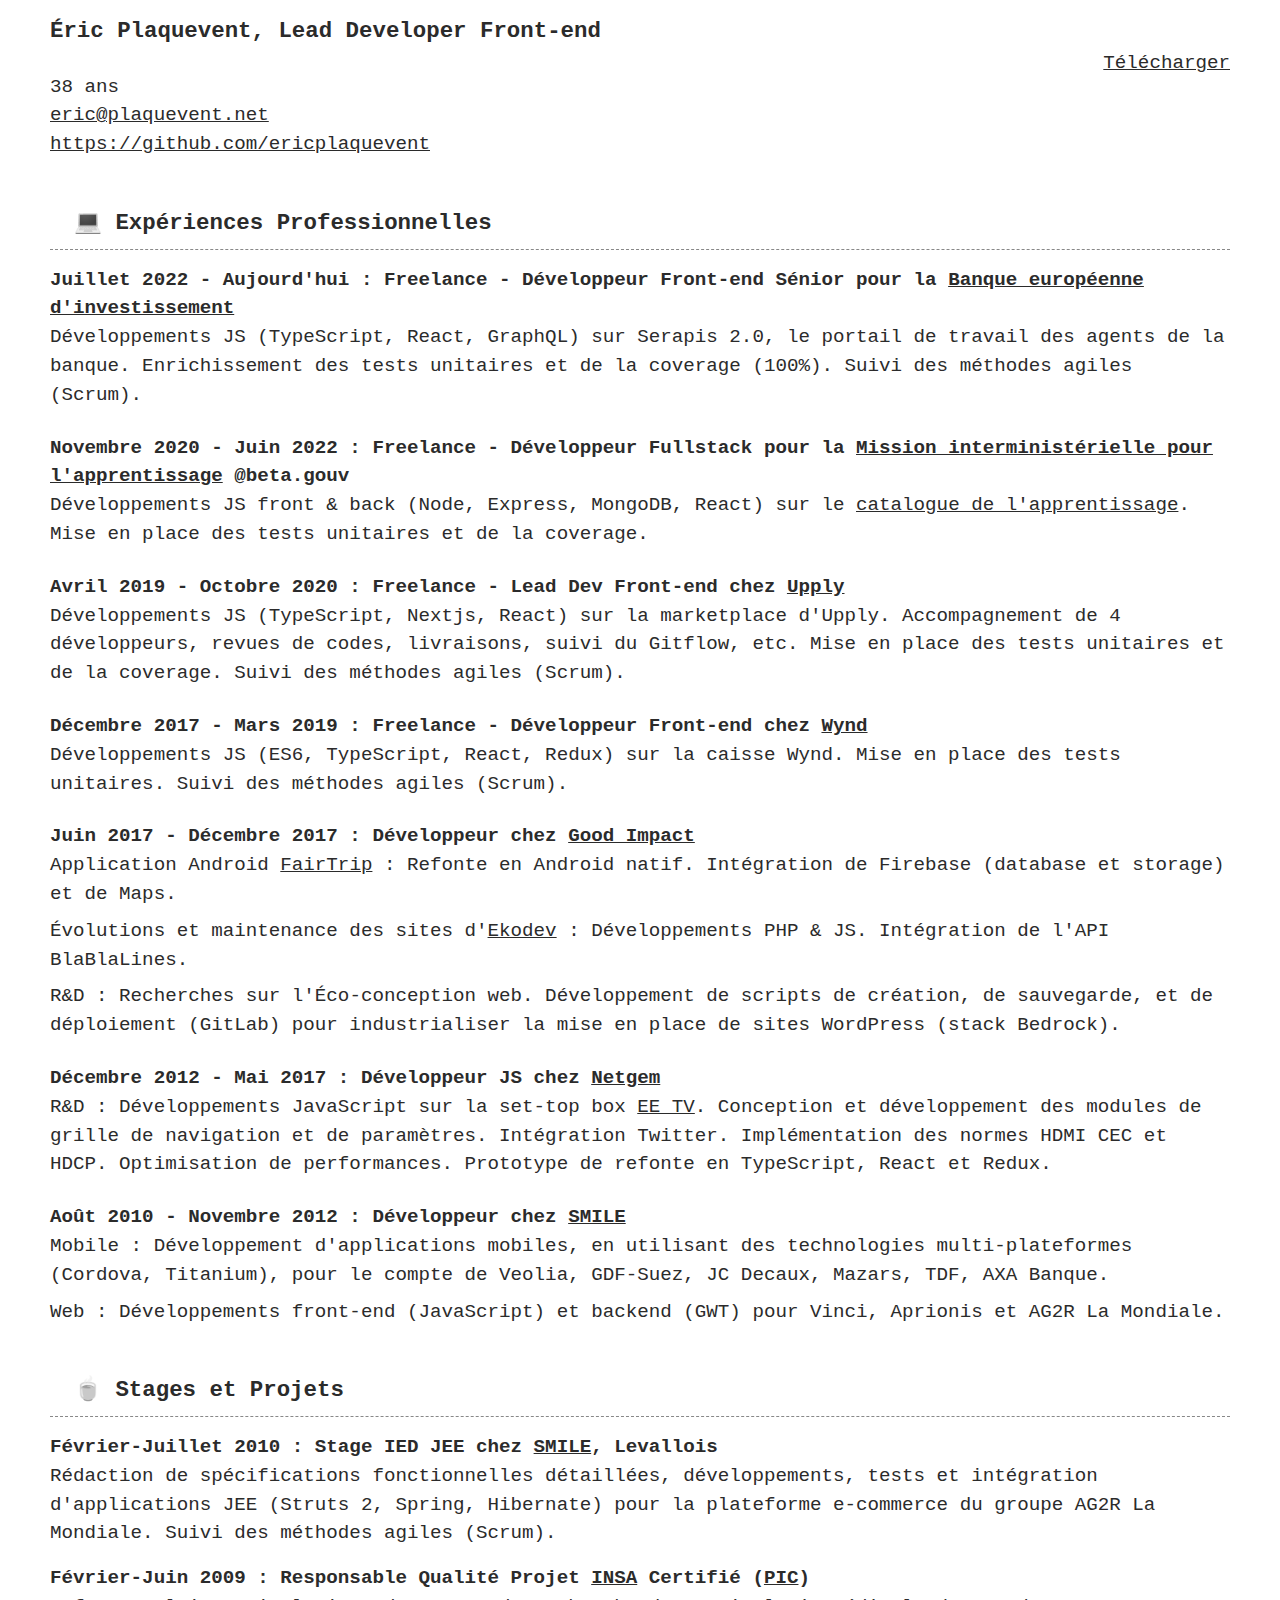
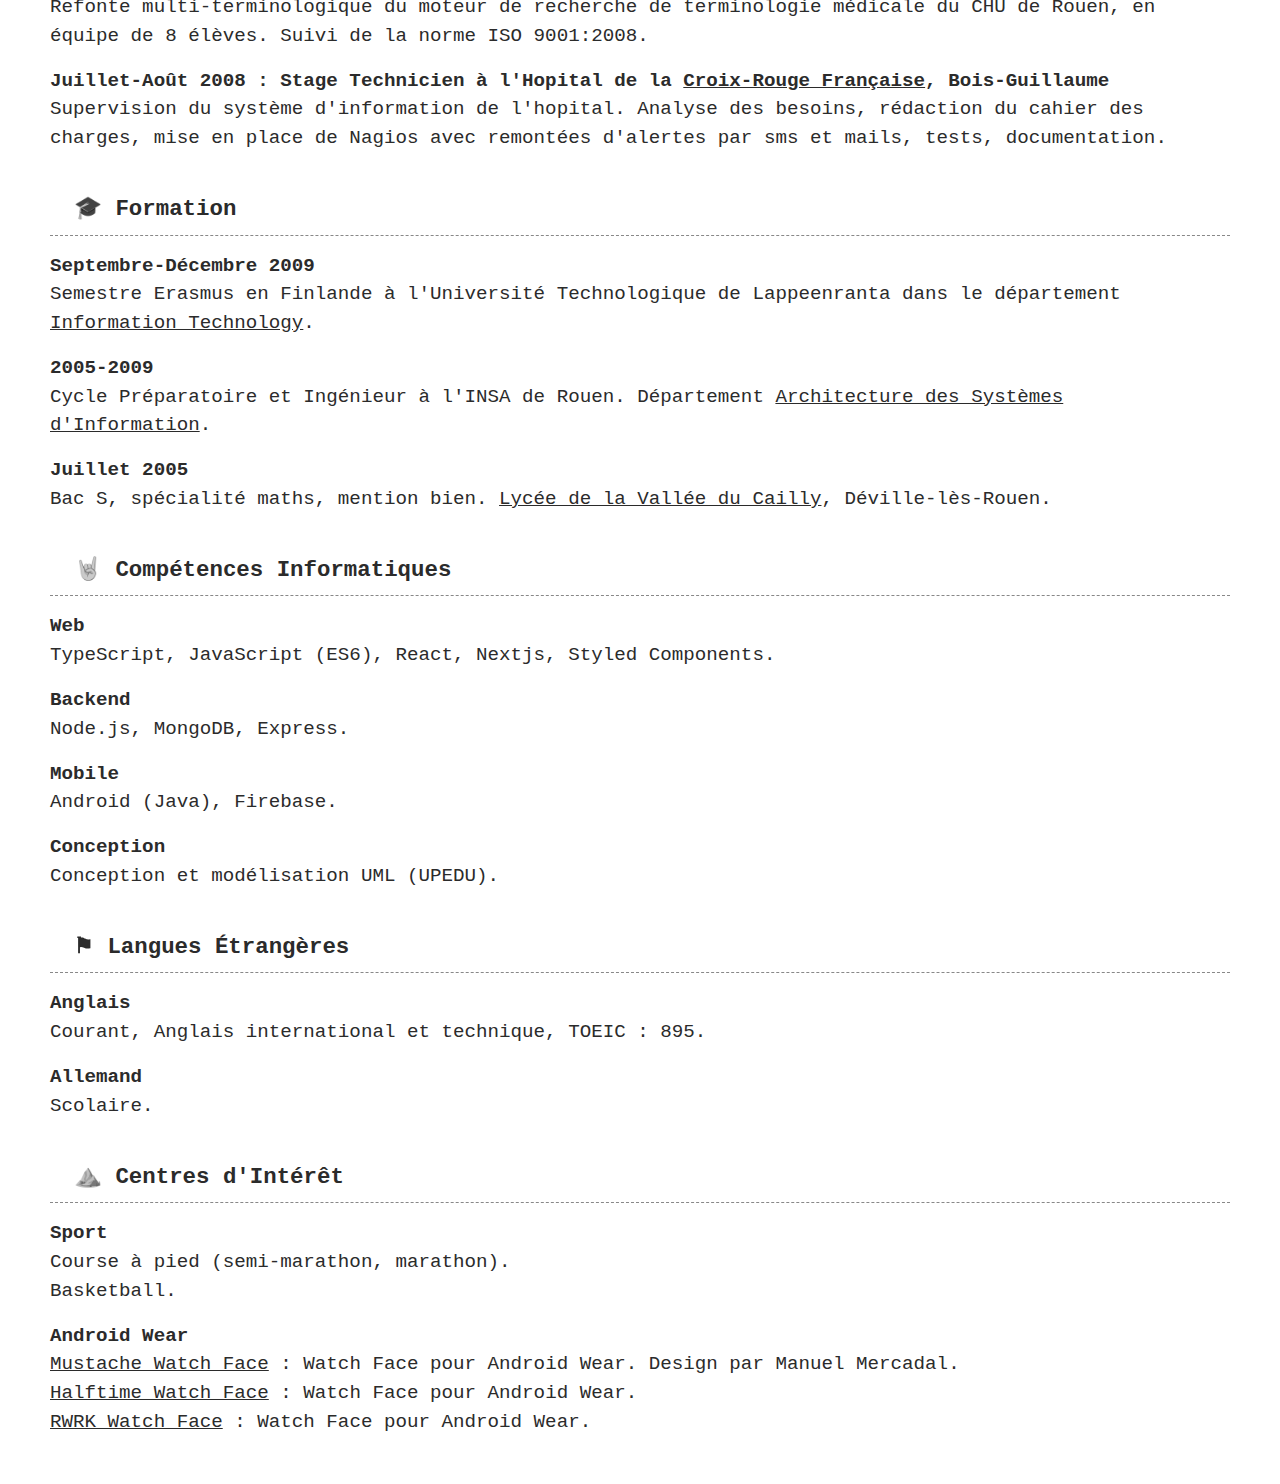
<file: index.html>
<html lang="fr">
  <head>
    <meta charset="utf-8">
    <title>plaquevent.net</title>
    <meta name="description" content="Site personnel d'Éric Plaquevent">
    <meta name="author" content="Éric Plaquevent">
    <meta name="viewport" content="width=device-width">
    <link rel="stylesheet" href="css/reset.css">
    <link rel="stylesheet" href="css/style.css">
  </head>

  <body>

    <header>
      <h1>Éric Plaquevent, Lead Developer Front-end</h1>
      <nav>
        <ul>
          <li><a href="javascript:window.print();">Télécharger</a></li>
        </ul>
      </nav>
    </header>

    <section id="info">
      <div>
        <p>
          <span id="age"></span><span> ans</span>
        </p>
        <p>
          <a href="mailto:eric@plaquevent.net">eric@plaquevent.net</a>
        </p>
        <p>
          <a href="https://github.com/ericplaquevent">https://github.com/ericplaquevent</a>
        </p>
      </div>
    </section>

    <section>
      <h2><span class="emoji">💻</span> Expériences Professionnelles</h2>
      <ul>
        <li>
          <h3>Juillet 2022 - Aujourd'hui : Freelance - Développeur Front-end Sénior pour la <a href="https://www.eib.org/fr/" target="_blank">Banque européenne d'investissement</a></h3>
          <ul>
            <li>
              Développements JS (TypeScript, React, GraphQL) sur Serapis 2.0, le portail de travail des agents de la banque. Enrichissement des tests unitaires et de la coverage (100%). Suivi des méthodes agiles (Scrum).
            </li>
          </ul>
        </li>
        <li>
          <h3>Novembre 2020 - Juin 2022 : Freelance - Développeur Fullstack pour la <a href="https://beta.gouv.fr/startups/?incubateur=mission-apprentissage" target="_blank">Mission interministérielle pour l'apprentissage</a> @beta.gouv</h3>
          <ul>
            <li>
              Développements JS front & back (Node, Express, MongoDB, React) sur le <a href="https://catalogue.apprentissage.beta.gouv.fr" target="_blank">catalogue de l'apprentissage</a>. Mise en place des tests unitaires et de la coverage.
            </li>
          </ul>
        </li>
        <li>
          <h3>Avril 2019 - Octobre 2020 : Freelance - Lead Dev Front-end chez <a href="https://www.upply.com/" target="_blank">Upply</a></h3>
          <ul>
            <li>
              Développements JS (TypeScript, Nextjs, React) sur la marketplace d'Upply. Accompagnement de 4 développeurs, revues de codes, livraisons, suivi du Gitflow, etc. Mise en place des tests unitaires et de la coverage. Suivi des méthodes agiles (Scrum).
            </li>
          </ul>
        </li>
        <li>
          <h3>Décembre 2017 - Mars 2019 : Freelance - Développeur Front-end chez <a href="https://www.wynd.eu/" target="_blank">Wynd</a></h3>
          <ul>
            <li>
              Développements JS (ES6, TypeScript, React, Redux) sur la caisse Wynd. Mise en place des tests unitaires. Suivi des méthodes agiles (Scrum).
            </li>
          </ul>
        </li>
        <li>
          <h3>Juin 2017 - Décembre 2017 : Développeur chez <a href="https://www.goodimpact.studio/" target="_blank">Good
            Impact</a></h3>
          <ul>
            <li><strong>Application Android <a href="https://play.google.com/store/apps/details?id=org.fairtrip.fairtrip" target="_blank">FairTrip</a></strong> :
              Refonte en Android natif. Intégration de Firebase (database et storage) et de Maps.
            </li>
            <li><strong>Évolutions et maintenance des sites d'<a href="http://ekodev.com/" target="_blank">Ekodev</a></strong> :
              Développements PHP & JS. Intégration de l'API BlaBlaLines.
            </li>
            <li><strong>R&D :</strong> Recherches sur l'Éco-conception web. Développement de scripts de création, de sauvegarde, et de déploiement (GitLab) pour industrialiser la mise en place de sites WordPress (stack Bedrock).</li>
          </ul>
        </li>
        <li>
          <h3>Décembre 2012 - Mai 2017 : Développeur JS chez <a href="http://www.netgem.com/" target="_blank">Netgem</a></h3>
          <ul>
            <li><strong>R&D :</strong> Développements JavaScript sur la set-top box <a
                href="http://ee.co.uk/ee-and-me/family-home/ee-tv" target="_blank">EE TV</a>. Conception et
              développement des modules de grille de navigation et de paramètres. Intégration Twitter. Implémentation des normes HDMI CEC et HDCP. Optimisation de performances.
              Prototype de refonte en TypeScript, React et Redux.
            </li>
          </ul>
        </li>
        <li>
          <h3>Août 2010 - Novembre 2012 : Développeur chez <a href="http://www.smile.fr/" target="_blank">SMILE</a></h3>
          <ul>
            <li>Mobile : Développement d'applications mobiles, en utilisant des technologies multi-plateformes (Cordova, Titanium),
              pour le compte de Veolia, GDF-Suez, JC Decaux, Mazars, TDF, AXA Banque.</li>
          </ul>
          <ul>
            <li>Web : Développements front-end (JavaScript) et backend (GWT) pour Vinci, Aprionis et AG2R La Mondiale.</li>
          </ul>
        </li>
      </ul>
    </section>

    <section>
      <h2><span class="emoji">🍵</span> Stages et Projets</h2>
      <ul>
        <li>
          <h3>Février-Juillet 2010 : Stage IED JEE chez <a href="http://www.smile.fr/" target="_blank">SMILE</a>,
            Levallois</h3>
          <p>
            Rédaction de spécifications fonctionnelles détaillées, développements, tests et intégration d'applications
            JEE (Struts 2, Spring, Hibernate) pour la plateforme e-commerce du groupe AG2R La Mondiale. Suivi des méthodes agiles (Scrum).
          </p>
        </li>
        <li>
          <h3>Février-Juin 2009 : Responsable Qualité Projet <a href="http://www.insa-rouen.fr/"
                                                                target="_blank">INSA</a> Certifié (<a
              href="http://asi.insa-rouen.fr/fr/pages/les-pic%3Flanguage=fr.html" target="_blank">PIC</a>)</h3>
          <p>
            Refonte multi-terminologique du moteur de recherche de terminologie médicale du CHU de Rouen, en équipe de 8
            élèves. Suivi de la norme ISO 9001:2008.
          </p>
        </li>
        <li>
          <h3>Juillet-Août 2008 : Stage Technicien à l'Hopital de la <a href="http://www.croix-rouge.fr/"
                                                                        target="_blank">Croix-Rouge Française</a>,
            Bois-Guillaume</h3>
          <p>
            Supervision du système d'information de l'hopital. Analyse des besoins, rédaction du cahier des charges,
            mise en place de Nagios avec remontées d'alertes par sms et mails, tests, documentation.
          </p>
        </li>
        <!--                    <li>-->
        <!--                        <h3>Juillet 2006 : Stage Ouvrier chez <a href="http://www.johncrane.co.uk/home.asp?r=fr">John Crane France</a>, Déville-les-Rouen (76)</h3>-->
        <!--                        <p>-->
        <!--                            Travail en équipe à l'atelier de montage, assemblage d'accouplements et montage de garnitures mécaniques d'étanchéité.-->
        <!--                        </p>-->
        <!--                    </li>-->
      </ul>
    </section>

    <!-- Formation -->
    <section>
      <h2><span class="emoji">🎓</span> Formation</h2>
      <ul>
        <li>
          <h3>Septembre-Décembre 2009</h3>
          <p>
            Semestre Erasmus en Finlande à l'Université Technologique de Lappeenranta dans le département <a
              href="http://www.lut.fi/en/technologymanagement/it/Pages/Default.aspx" target="_blank">Information
            Technology</a>.
          </p>
        </li>
        <li>
          <h3>2005-2009</h3>
          <p>
            Cycle Préparatoire et Ingénieur à l'INSA de Rouen. Département <a href="http://asi.insa-rouen.fr/"
                                                                              target="_blank">Architecture des Systèmes
            d'Information</a>.
          </p>
        </li>
        <li>
          <h3>Juillet 2005</h3>
          <p>
            Bac S, spécialité maths, mention bien. <a href="https://cailly-lyc.spip.ac-rouen.fr" target="_blank">Lycée de la Vallée du Cailly</a>,
            Déville-lès-Rouen.
          </p>
        </li>
      </ul>
    </section>

    <section>
      <h2><span class="emoji">🤘</span> Compétences Informatiques</h2>
      <ul>
        <li>
          <h3>Web</h3>
          <p>
            TypeScript, JavaScript (ES6), React, Nextjs, Styled Components.
          </p>
        </li>
        <li>
          <h3>Backend</h3>
          <p>
            Node.js, MongoDB, Express.
          </p>
        </li>
        <li>
          <h3>Mobile</h3>
          <p>
            Android (Java), Firebase.
            <!-- Cordova (a.k.a PhoneGap), Titanium.-->
          </p>
        </li>
        <!--<li>-->
          <!--<h3>JEE</h3>-->
          <!--<p>-->
            <!--Java, GWT, Struts 2, Maven, Spring, Hibernate.-->
          <!--</p>-->
        <!--</li>-->
        <!-- <li>
            <h3>IDE et Outils</h3>
            <p>
                PHP Storm, Atom, Eclipse, SVN, Git, Matlab, Octave, Nagios, LaTeX, GIMP.
            </p>
        </li> -->
        <li>
          <h3>Conception</h3>
          <p>
            Conception et modélisation UML (UPEDU).
          </p>
        </li>
      </ul>
    </section>

    <!-- Langues Étrangères -->
    <section>
      <h2><span class="emoji">⚑</span> Langues Étrangères</h2>
      <ul>
        <li>
          <h3>Anglais</h3>
          <p>
            Courant, Anglais international et technique, TOEIC : 895.
          </p>
        </li>
        <li>
          <h3>Allemand</h3>
          <p>
            Scolaire.
          </p>
        </li>
      </ul>
    </section>

    <!-- Centres d'Intérêt -->
    <section>
      <h2><span class="emoji">⛰️</span> Centres d'Intérêt</h2>
      <ul>
        <li>
          <h3>Sport</h3>
          <p>
            Course à pied (semi-marathon, marathon).
          </p>
          <p>
            Basketball.
          </p>
          <!-- <p>
            Escalade.
          </p> -->
        </li>
        <li>
          <h3>Android Wear</h3>
          <p><a href="https://play.google.com/store/apps/details?id=com.thehoodiestudio.mustachewatchface"
                target="_blank">Mustache Watch Face</a> : Watch Face pour Android Wear. Design par Manuel Mercadal.
          </p>
          <p><a href="https://play.google.com/store/apps/details?id=com.thehoodiestudio.halftimewatchface"
                target="_blank">Halftime Watch Face</a> : Watch Face pour Android Wear.
          </p>
          <p><a href="https://play.google.com/store/apps/details?id=com.thehoodiestudio.rwrk" target="_blank">RWRK Watch
            Face</a> : Watch Face pour Android Wear.
          </p>
        </li>
<!--        <li>-->
<!--          <h3>Entraide</h3>-->
<!--          <p>2016 - 2018 : Bénévole à la <a href="http://lamaisondelamitie.fr" target="_blank">Maison de l'amitié</a>-->
<!--          </p>-->
<!--          <p>2014 - 2015 : Membre de l'association <a href="http://www.etudiants-sans-frontieres.com/" target="_blank">Étudiants-->
<!--            Sans Frontières</a>.</p>-->
<!--          <p>2009 : Membre de l'association <a href="http://mbolo.insa-rouen.fr/" target="_blank">Mbolo</a>.</p>-->
<!--        </li>-->
      </ul>
    </section>

    <script src="js/script.js"></script>
  </body>

</html>
</file>
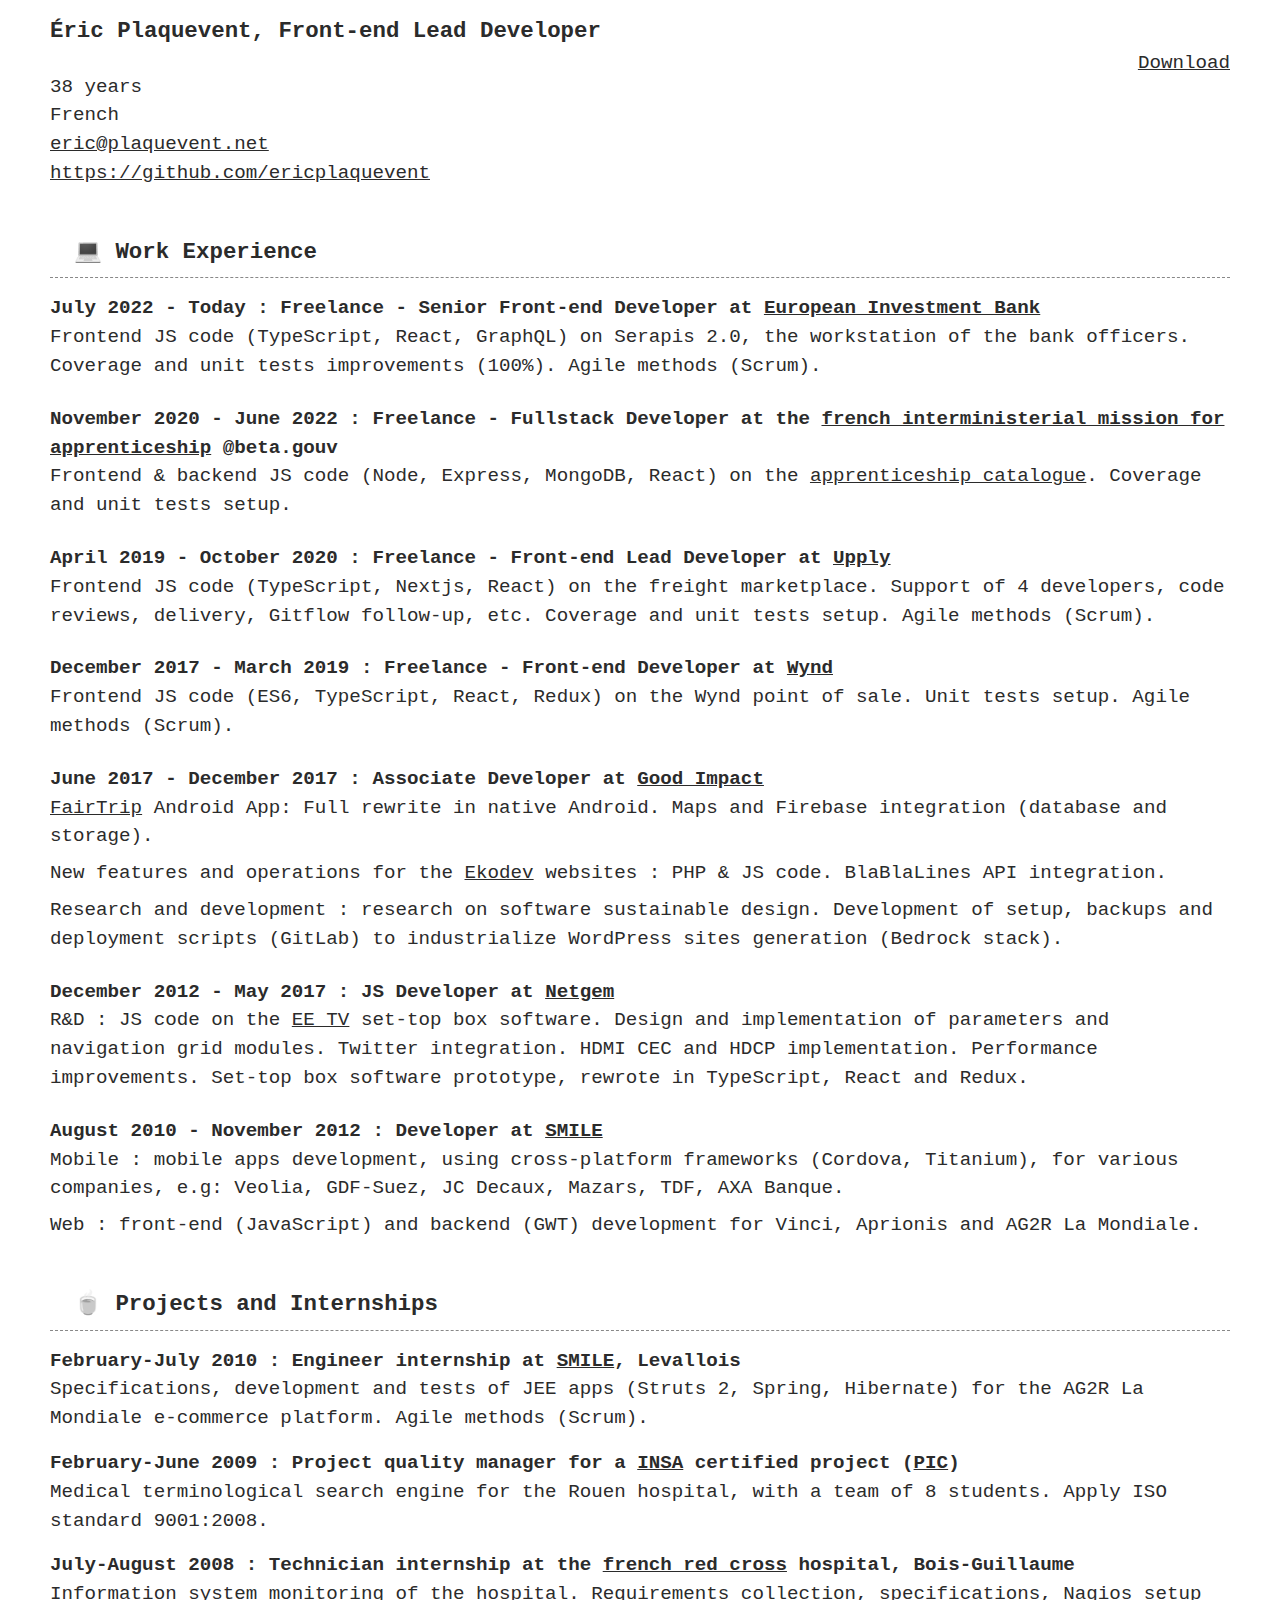
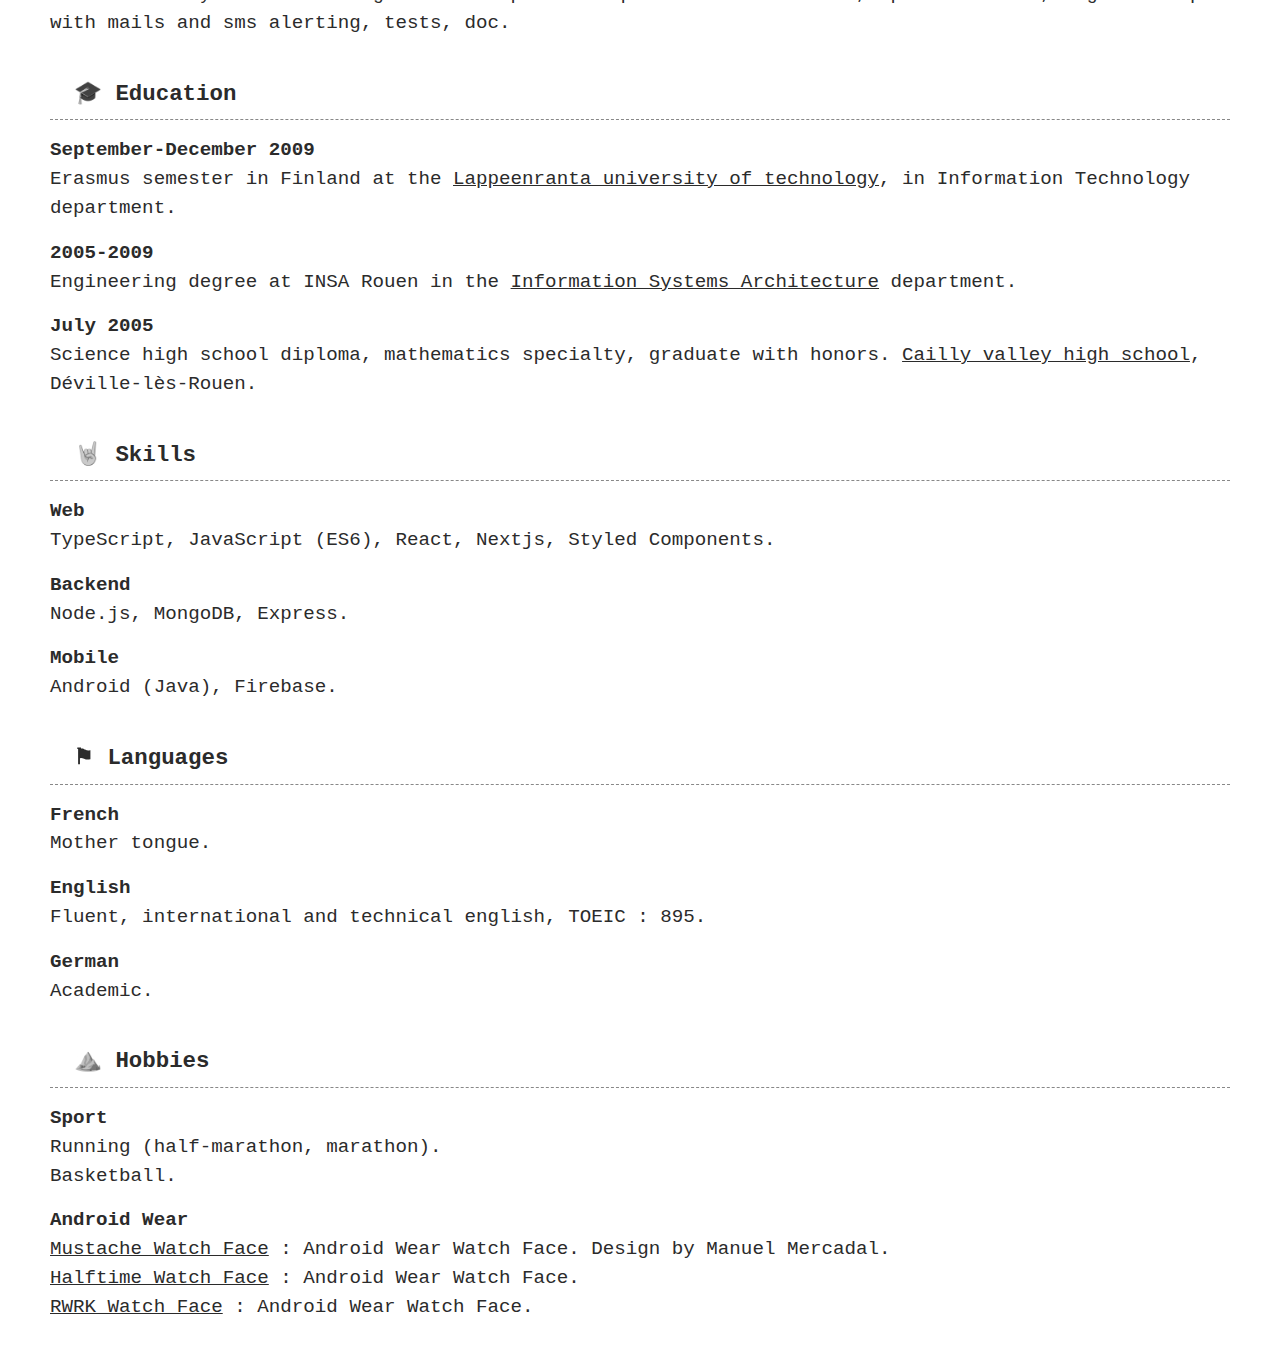
<file: en.html>
<html lang="fr">

  <head>
    <meta charset="utf-8">
    <title>plaquevent.net</title>
    <meta name="description" content="Éric Plaquevent's Personal website">
    <meta name="author" content="Éric Plaquevent">
    <meta name="viewport" content="width=device-width">
    <link rel="stylesheet" href="css/reset.css">
    <link href="http://fonts.googleapis.com/css?family=Inconsolata" rel="stylesheet" type="text/css">
    <link rel="stylesheet" href="css/style.css">
  </head>

  <body>

    <header>
      <h1>Éric Plaquevent, Front-end Lead Developer</h1>
      <nav>
        <ul>
          <li><a href="javascript:window.print();">Download</a></li>
        </ul>
      </nav>
    </header>

    <section id="info">
      <div>
        <p>
          <span id="age"></span><span> years</span>
        </p>
        <p>
          French
        </p>
        <p>
          <a href="mailto:eric@plaquevent.net">eric@plaquevent.net</a>
        </p>
        <p>
          <a href="https://github.com/ericplaquevent">https://github.com/ericplaquevent</a>
        </p>
      </div>
    </section>

    <section>
      <h2><span class="emoji">💻</span> Work Experience</h2>
      <ul>
        <li>
          <h3>July 2022 - Today : Freelance - Senior Front-end Developer at <a href="https://www.eib.org/en/" target="_blank">European Investment Bank</a></h3>
          <ul>
            <li>
              Frontend JS code (TypeScript, React, GraphQL) on Serapis 2.0, the workstation of the bank officers. Coverage and unit tests improvements (100%). Agile methods (Scrum).
            </li>
          </ul>
        </li>
        <li>
          <h3>November 2020 - June 2022 : Freelance - Fullstack Developer at the <a href="https://beta.gouv.fr/startups/?incubateur=mission-apprentissage" target="_blank">french interministerial mission for apprenticeship</a> @beta.gouv</h3>
          <ul>
            <li>
             Frontend & backend JS code (Node, Express, MongoDB, React) on the <a href="https://catalogue.apprentissage.beta.gouv.fr" target="_blank">apprenticeship catalogue</a>. Coverage and unit tests setup.
            </li>
          </ul>
        </li>
        <li>
          <h3>April 2019 - October 2020 : Freelance - Front-end Lead Developer at <a href="https://www.upply.com/" target="_blank">Upply</a></h3>
          <ul>
            <li>
              Frontend JS code (TypeScript, Nextjs, React) on the freight marketplace. Support of 4 developers, code reviews, delivery, Gitflow follow-up, etc. Coverage and unit tests setup. Agile methods (Scrum).
            </li>
          </ul>
        </li>
        <li>
          <h3>December 2017 - March 2019 : Freelance - Front-end Developer at <a href="https://www.wynd.eu/" target="_blank">Wynd</a></h3>
          <ul>
            <li>
              Frontend JS code (ES6, TypeScript, React, Redux) on the Wynd point of sale. Unit tests setup. Agile methods (Scrum).
            </li>
          </ul>
        </li>
        <li>
          <h3>June 2017 - December 2017 : Associate Developer at <a href="https://www.goodimpact.studio/" target="_blank">Good
            Impact</a></h3>
          <ul>
            <li><strong><a href="https://play.google.com/store/apps/details?id=org.fairtrip.fairtrip" target="_blank">FairTrip</a> Android App</strong>:
              Full rewrite in native Android. Maps and Firebase integration (database and storage).
            </li>
            <li><strong>New features and operations for the <a href="http://ekodev.com/" target="_blank">Ekodev</a> websites</strong> :
              PHP & JS code. BlaBlaLines API integration.
            </li>
            <li><strong>Research and development :</strong> research on software sustainable design. Development of setup, backups and deployment scripts (GitLab) to industrialize WordPress sites generation (Bedrock stack).</li>
          </ul>
        </li>
        <li>
          <h3>December 2012 - May 2017 : JS Developer at <a href="http://www.netgem.com/" target="_blank">Netgem</a></h3>
          <ul>
            <li><strong>R&D :</strong> JS code on the <a
                href="http://ee.co.uk/ee-and-me/family-home/ee-tv" target="_blank">EE TV</a> set-top box software. Design and implementation of parameters and navigation grid modules. Twitter integration. HDMI CEC and HDCP implementation. Performance improvements.
              Set-top box software prototype, rewrote in TypeScript, React and Redux.
            </li>
          </ul>
        </li>
        <li>
          <h3>August 2010 - November 2012 : Developer at <a href="http://www.smile.fr/" target="_blank">SMILE</a></h3>
          <ul>
            <li>Mobile : mobile apps development, using cross-platform frameworks (Cordova, Titanium),
              for various companies, e.g: Veolia, GDF-Suez, JC Decaux, Mazars, TDF, AXA Banque.</li>
          </ul>
          <ul>
            <li>Web : front-end (JavaScript) and backend (GWT) development for Vinci, Aprionis and AG2R La Mondiale.</li>
          </ul>
        </li>
      </ul>
    </section>

    <section>
      <h2><span class="emoji">🍵</span> Projects and Internships</h2>
      <ul>
        <li>
          <h3>February-July 2010 : Engineer internship at <a href="http://www.smile.fr/" target="_blank">SMILE</a>,
            Levallois</h3>
          <p>
            Specifications, development and tests of JEE apps (Struts 2, Spring, Hibernate) for the AG2R La Mondiale e-commerce platform. Agile methods (Scrum).
          </p>
        </li>
        <li>
          <h3>February-June 2009 : Project quality manager for a <a href="https://www.insa-rouen.fr/en"
                                                                target="_blank">INSA</a> certified project (<a
              href="http://asi.insa-rouen.fr/fr/pages/les-pic%3Flanguage=fr.html" target="_blank">PIC</a>)</h3>
          <p>
            Medical terminological search engine for the Rouen hospital, with a team of 8 students. Apply ISO standard 9001:2008.
          </p>
        </li>
        <li>
          <h3>July-August 2008 : Technician internship at the <a href="https://www.croix-rouge.fr/French-Red-Cross"
                                                                        target="_blank">french red cross</a> hospital,
            Bois-Guillaume</h3>
          <p>
            Information system monitoring of the hospital. Requirements collection, specifications,
            Nagios setup with mails and sms alerting, tests, doc.
          </p>
        </li>
        <!--                    <li>-->
        <!--                        <h3>Juillet 2006 : Stage Ouvrier chez <a href="http://www.johncrane.co.uk/home.asp?r=fr">John Crane France</a>, Déville-les-Rouen (76)</h3>-->
        <!--                        <p>-->
        <!--                            Travail en équipe à l'atelier de montage, assemblage d'accouplements et montage de garnitures mécaniques d'étanchéité.-->
        <!--                        </p>-->
        <!--                    </li>-->
      </ul>
    </section>

    <!-- Formation -->
    <section>
      <h2><span class="emoji">🎓</span> Education</h2>
      <ul>
        <li>
          <h3>September-December 2009</h3>
          <p>
            Erasmus semester in Finland at the <a
            href="https://www.lut.fi/web/en/" target="_blank">Lappeenranta university of technology</a>, in Information
            Technology department.
          </p>
        </li>
        <li>
          <h3>2005-2009</h3>
          <p>
            Engineering degree at INSA Rouen in the <a href="http://asi.insa-rouen.fr/index.html%3Flanguage=en.html"
            target="_blank">Information Systems Architecture</a> department.
          </p>
        </li>
        <li>
          <h3>July 2005</h3>
          <p>
            Science high school diploma, mathematics specialty, graduate with honors. <a href="https://cailly-lyc.spip.ac-rouen.fr" target="_blank">Cailly valley high school</a>,
            Déville-lès-Rouen.
          </p>
        </li>
      </ul>
    </section>

    <section>
      <h2><span class="emoji">🤘</span> Skills</h2>
      <ul>
        <li>
          <h3>Web</h3>
          <p>
            TypeScript, JavaScript (ES6), React, Nextjs, Styled Components.
          </p>
        </li>
        <li>
          <h3>Backend</h3>
          <p>
            Node.js, MongoDB, Express.
          </p>
        </li>
        <li>
          <h3>Mobile</h3>
          <p>
            Android (Java), Firebase.
            <!-- Cordova (a.k.a PhoneGap), Titanium.-->
          </p>
        </li>
        <!--<li>-->
          <!--<h3>JEE</h3>-->
          <!--<p>-->
            <!--Java, GWT, Struts 2, Maven, Spring, Hibernate.-->
          <!--</p>-->
        <!--</li>-->
        <!-- <li>
            <h3>IDE et Outils</h3>
            <p>
                PHP Storm, Atom, Eclipse, SVN, Git, Matlab, Octave, Nagios, LaTeX, GIMP.
            </p>
        </li> -->
        <!-- <li>
          <h3>Design</h3>
          <p>
            Design et modeling UML (UPEDU).
          </p>
        </li> -->
      </ul>
    </section>

    <!-- Langues Étrangères -->
    <section>
      <h2><span class="emoji">⚑</span> Languages</h2>
      <ul>
        <li>
          <h3>French</h3>
          <p>
            Mother tongue.
          </p>
        </li>
        <li>
          <h3>English</h3>
          <p>
            Fluent, international and technical english, TOEIC : 895.
          </p>
        </li>
        <li>
          <h3>German</h3>
          <p>
            Academic.
          </p>
        </li>
      </ul>
    </section>

    <!-- Centres d'Intérêt -->
    <section>
      <h2><span class="emoji">⛰️</span> Hobbies</h2>
      <ul>
        <li>
          <h3>Sport</h3>
          <p>
            Running (half-marathon, marathon).
          </p>
          <p>
            Basketball.
          </p>
          <!-- <p>
            Climbing.
          </p> -->
        </li>
        <li>
          <h3>Android Wear</h3>
          <p><a href="https://play.google.com/store/apps/details?id=com.thehoodiestudio.mustachewatchface"
                target="_blank">Mustache Watch Face</a> : Android Wear Watch Face. Design by Manuel Mercadal.
          </p>
          <p><a href="https://play.google.com/store/apps/details?id=com.thehoodiestudio.halftimewatchface"
                target="_blank">Halftime Watch Face</a> : Android Wear Watch Face.
          </p>
          <p><a href="https://play.google.com/store/apps/details?id=com.thehoodiestudio.rwrk" target="_blank">RWRK Watch
            Face</a> : Android Wear Watch Face.
          </p>
        </li>
<!--        <li>-->
<!--          <h3>Entraide</h3>-->
<!--          <p>2016 - 2018 : Bénévole à la <a href="http://lamaisondelamitie.fr" target="_blank">Maison de l'amitié</a>-->
<!--          </p>-->
<!--          <p>2014 - 2015 : Membre de l'association <a href="http://www.etudiants-sans-frontieres.com/" target="_blank">Étudiants-->
<!--            Sans Frontières</a>.</p>-->
<!--          <p>2009 : Membre de l'association <a href="http://mbolo.insa-rouen.fr/" target="_blank">Mbolo</a>.</p>-->
<!--        </li>-->
      </ul>
    </section>

    <script src="js/script.js"></script>
  </body>

</html>
</file>
<file: css/style.css>
body {
  padding: 32px 320px;
  font-family: "Courier New", Courier, monospace;
  color: #2b2b2b;
  line-height: 1.5;
  font-size: 1.2rem;
}

a {
  text-decoration: underline;
  color: #2b2b2b;
}

h1, h2 {
  font-size: 1.4rem;
}

h1, h2, h3, h4, h5, h6 {
  font-weight: bold;
}

h2 {
  padding: 8px 0 8px 24px;
  border-bottom: 1px dashed #888888;
  margin-bottom: 8px;
}

h3 {
  padding-top: 8px;
}

header nav {
  float: right;
}

header {
  padding-bottom: 24px;
}

section {
  padding-bottom: 24px;
}

section#info {
  padding-bottom: 40px;
}

li {
  padding-bottom: 8px;
}

.emoji {
  -webkit-filter: grayscale(100%);
  filter: grayscale(100%);
}


/* =============================================================================
   Small screens Styles
   ========================================================================== */

@media only screen and (max-width: 1280px) {
  body {
    padding: 15px 50px;
  }
}


/* =============================================================================
   Print Styles
   ========================================================================== */

@media print {
  * {
    background: transparent !important;
    box-shadow: none !important;
    text-shadow: none !important;
  }
  body {
    padding: 25px 40px;
    line-height: 1.5;
    font-size: 12px;
  }
  section {
    padding-bottom: 10px;
  }
  a {
    text-decoration: none;
  }
  @page {
    margin: 0.5cm;
  }
  h2 {
    border-bottom: 1px solid #888888;
  }
  p, h2, h3 {
    orphans: 3;
    widows: 3;
  }
  h2, h3 {
    page-break-after: avoid;
  }
  nav {
    display: none;
  }
  section {
    border: none;
  }
}
</file>
